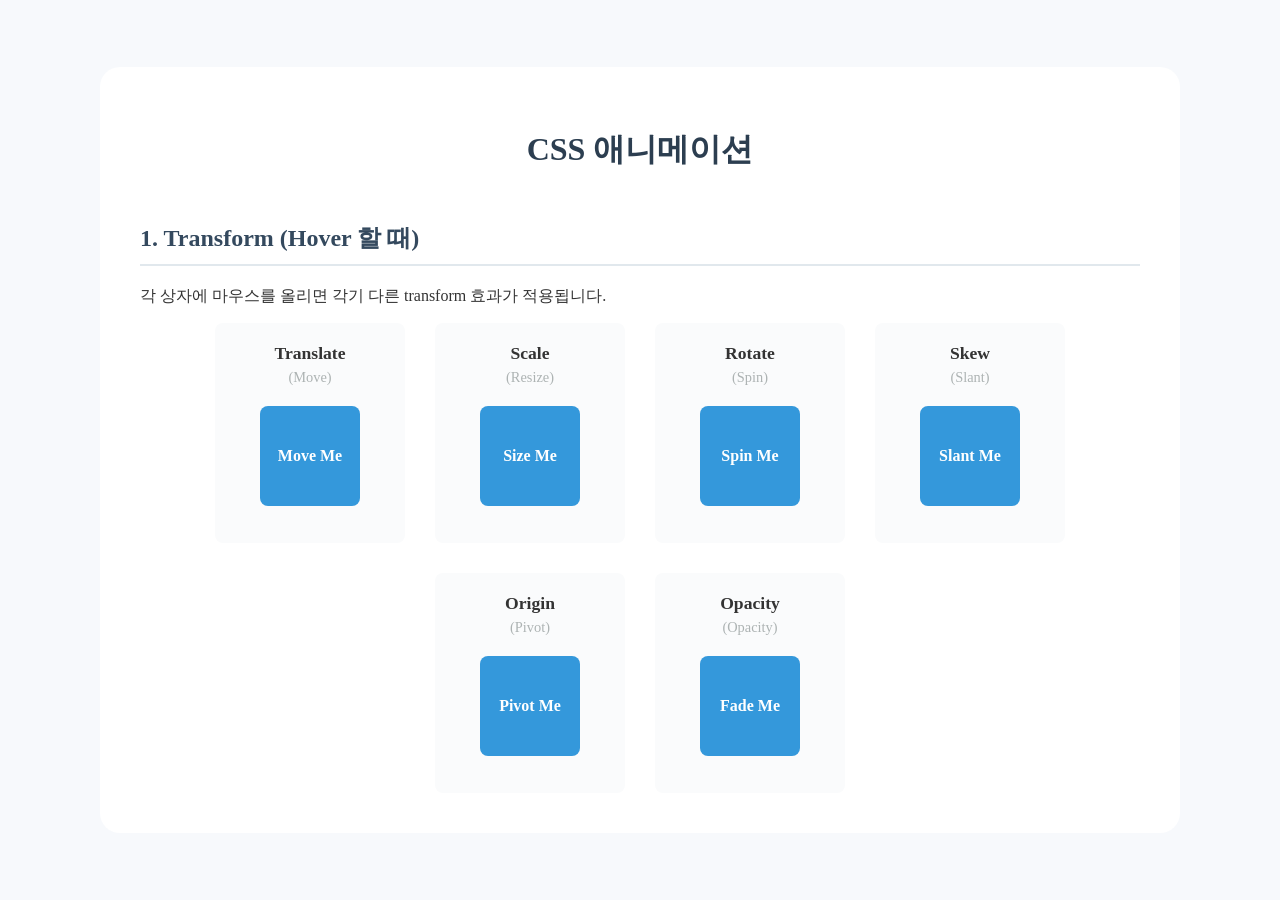
<file: animation/index.html>
<!DOCTYPE html>
<html lang="en">
<head>
    <meta charset="UTF-8">
    <title>Title</title>
    <link rel="stylesheet" href="style.css" />
</head>
<body>
<div class="container">
    <h1>CSS 애니메이션</h1>
    <h2>1. Transform (Hover 할 때)</h2>
    <p>각 상자에 마우스를 올리면 각기 다른 transform 효과가 적용됩니다.</p>

    <div class="flex">
        <div class="card">
            <span class="title">Translate</span>
            <span class="description">(Move)</span>
            <div class="box translate">Move Me</div>
        </div>
        <div class="card">
            <span class="title">Scale</span>
            <span class="description">(Resize)</span>
            <div class="box scale">Size Me</div>
        </div>
        <div class="card">
            <div class="title">Rotate</div>
            <span class="description">(Spin)</span>
            <div class="box rotate">Spin Me</div>
        </div>
        <div class="card">
            <div class="title">Skew</div>
            <span class="description">(Slant)</span>
            <div class="box skew">Slant Me</div>
        </div>
        <div class="card">
            <div class="title">Origin</div>
            <span class="description">(Pivot)</span>
            <div class="box origin">Pivot Me</div>
        </div>
        <div class="card">
            <div class="title">Opacity</div>
            <span class="description">(Opacity)</span>
            <div class="box opacity">Fade Me</div>
        </div>

    </div>
</div>
</body>
</html>
</file>
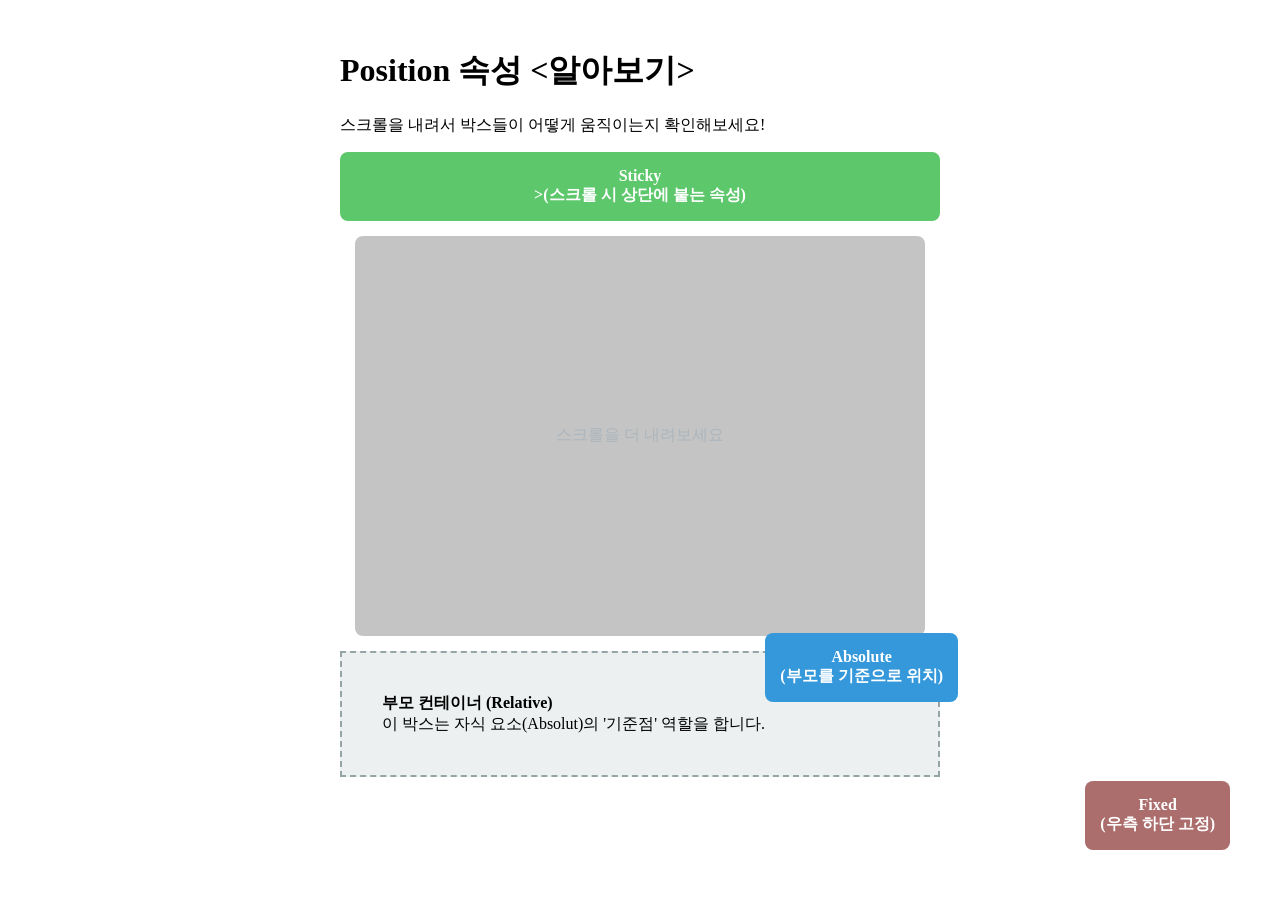
<file: position/index.html>
<!DOCTYPE html>
<html lang="en">
<head>
    <meta charset="UTF-8">
    <title>Title</title>
    <link rel="stylesheet" href="style.css" />
</head>
<body>
<div class="fixed box">Fixed<br />(우측 하단 고정)</div>

<div class="content">
    <h1>Position 속성 <알아보기></h1>
    <p>스크롤을 내려서 박스들이 어떻게 움직이는지 확인해보세요!</p>

    <div class="sticky box">Sticky<br/>>(스크롤 시 상단에 붙는 속성)</div>

    <div class="spacer">스크롤을 더 내려보세요</div>

    <div class="parent">
        <strong>부모 컨테이너 (Relative)</strong><br />
        이 박스는 자식 요소(Absolut)의 '기준점' 역할을 합니다.
        <dic class="child box">Absolute<br/>(부모를 기준으로 위치)</div>
    </div>

</body>
</html>
</file>
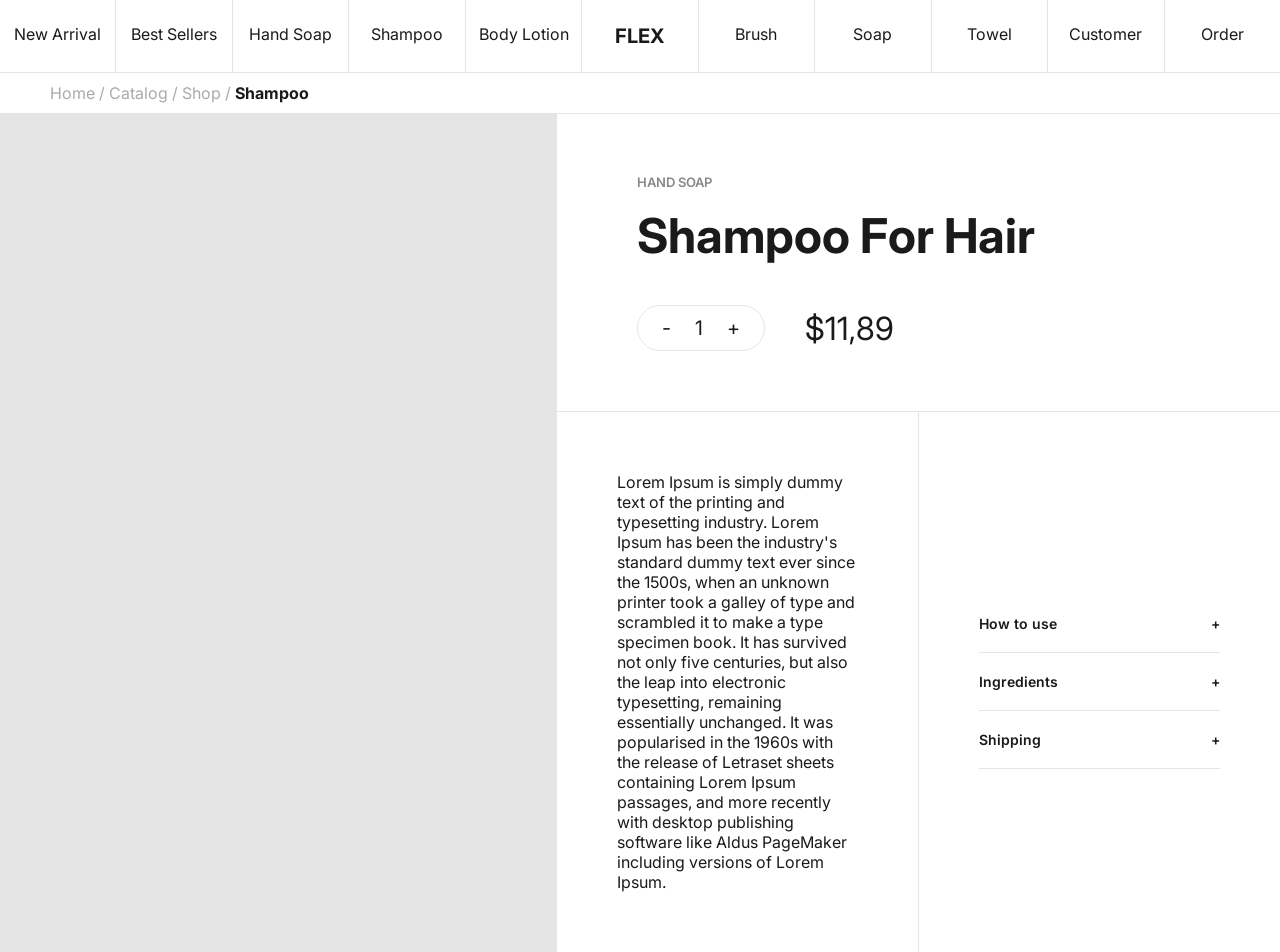
<file: practice2/index.html>
<!DOCTYPE html>
<html lang="en">
<head>
    <meta charset="UTF-8">
    <title>Title</title>
    <link rel="stylesheet" href="style.css">
</head>

<body>
<header>
    <nav>
        <ul>
            <li>New Arrival</li>
            <li>Best Sellers</li>
            <li>Hand Soap</li>
            <li>Shampoo</li>
            <li>Body Lotion</li>
            <li>Flex</li>
            <li>Brush</li>
            <li>Soap</li>
            <li>Towel</li>
            <li>Customer</li>
            <li>Order</li>
        </ul>
    </nav>
</header>
<main>
    <div class="breadcrumbs">
        <span class="crumb">Home / </span>
        <span class="crumb">Catalog / </span>
        <span class="crumb">Shop / </span>
        <span class="crumb">Shampoo</span>
    </div>
    <section>
        <div class="image"><!---이미지 --></div>
        <div class="info">
            <!--- 상세정보 -->
            <div class="info-header">
                <span class="category">Hand Soap</span>
                <h1 class="title">Shampoo for Hair</h1>
                <div class="add-to-cart">
                    <div class="quantity">
                        <span>-</span>
                        <span>1</span>
                        <span>+</span>
                    </div>
                    <span class="price">$11,89</span>
                </div>
            </div>
            <div class="info-footer">
                <div>Lorem Ipsum is simply dummy text of the printing and typesetting industry. Lorem Ipsum has been the industry's standard dummy text ever since the 1500s, when an unknown printer took a galley of type and scrambled it to make a type specimen book. It has survived not only five centuries, but also the leap into electronic typesetting, remaining essentially unchanged. It was popularised in the 1960s with the release of Letraset sheets containing Lorem Ipsum passages, and more recently with desktop publishing software like Aldus PageMaker including versions of Lorem Ipsum.</div>
                <div class="faq">
                    <div>
                        How to use<span>+</span>
                    </div>
                    <div>
                        Ingredients<span>+</span>
                    </div>
                    <div>
                        Shipping<span>+</span>
                    </div>
                </div>
            </div>
        </div>
    </section>
</main>
</body>
</html>
</file>
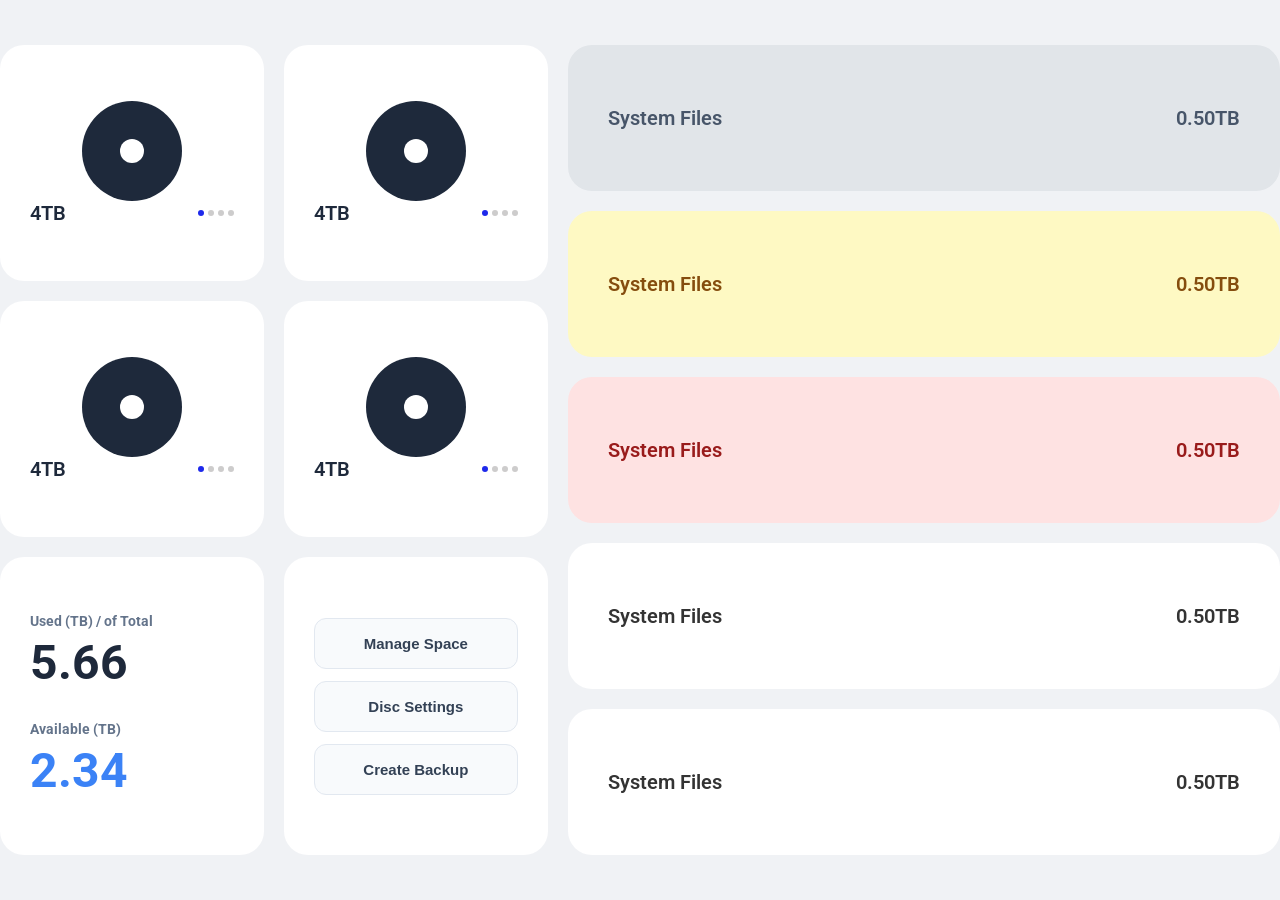
<file: practice3/index.html>
<!DOCTYPE html>
<html lang="en">
<head>
    <meta charset="UTF-8">
    <title>Title</title>
    <link rel="stylesheet" href="style.css"/>
</head>
<body>

<div class="container">
    <section class="storage-area">
        <!--  왼편 -->
        <div class="hdd-card card">
            <div class="hdd-icon">
                <div class="hdd-inner"></div>

            </div>
            <div class="hdd-footer">
                <span class="hdd-size">4TB</span>
                <div class="hdd-dots">
                    <div></div>
                    <div></div>
                    <div></div>
                    <div></div>
                </div>

            </div>
        </div>
        <div class="hdd-card card">
            <div class="hdd-icon">
                <div class="hdd-inner"></div>

            </div>
            <div class="hdd-footer">
                <span class="hdd-size">4TB</span>
                <div class="hdd-dots">
                    <div></div>
                    <div></div>
                    <div></div>
                    <div></div>
                </div>

            </div>
        </div>
        <div class="hdd-card card">
            <div class="hdd-icon">
                <div class="hdd-inner"></div>

            </div>
            <div class="hdd-footer">
                <span class="hdd-size">4TB</span>
                <div class="hdd-dots">
                    <div></div>
                    <div></div>
                    <div></div>
                    <div></div>
                </div>

            </div>
        </div>
        <div class="hdd-card card">
            <div class="hdd-icon">
                <div class="hdd-inner"></div>

            </div>
            <div class="hdd-footer">
                <span class="hdd-size">4TB</span>
                <div class="hdd-dots">
                    <div></div>
                    <div></div>
                    <div></div>
                    <div></div>
                </div>

            </div>
        </div>
        <div class="card space-card">
            <div class="space-item">
                <h3>Used (TB) / of Total</h3>
                <h2>5.66</h2>
            </div>
            <div class="space-item">
                <h3>Available (TB)</h3>
                <h2 class="accent">2.34</h2>
            </div>
        </div>
        <div class="card setting-card">
            <button>Manage Space</button>
            <button>Disc Settings</button>
            <button>Create Backup</button>
        </div>
    </section>
    <section class="stats-area">
        <!-- 오른편 -->
        <div class="stats-row">
            <span class="stats-name">System Files</span>
            <Span class="stats-size">0.50TB</Span>
        </div>
        <div class="stats-row">
            <span class="stats-name">System Files</span>
            <Span class="stats-size">0.50TB</Span>
        </div>
        <div class="stats-row">
            <span class="stats-name">System Files</span>
            <Span class="stats-size">0.50TB</Span>
        </div>
        <div class="stats-row">
            <span class="stats-name">System Files</span>
            <Span class="stats-size">0.50TB</Span>
        </div>
        <div class="stats-row">
            <span class="stats-name">System Files</span>
            <Span class="stats-size">0.50TB</Span>
        </div>
    </section>
</div>
</body>
</html>
</file>
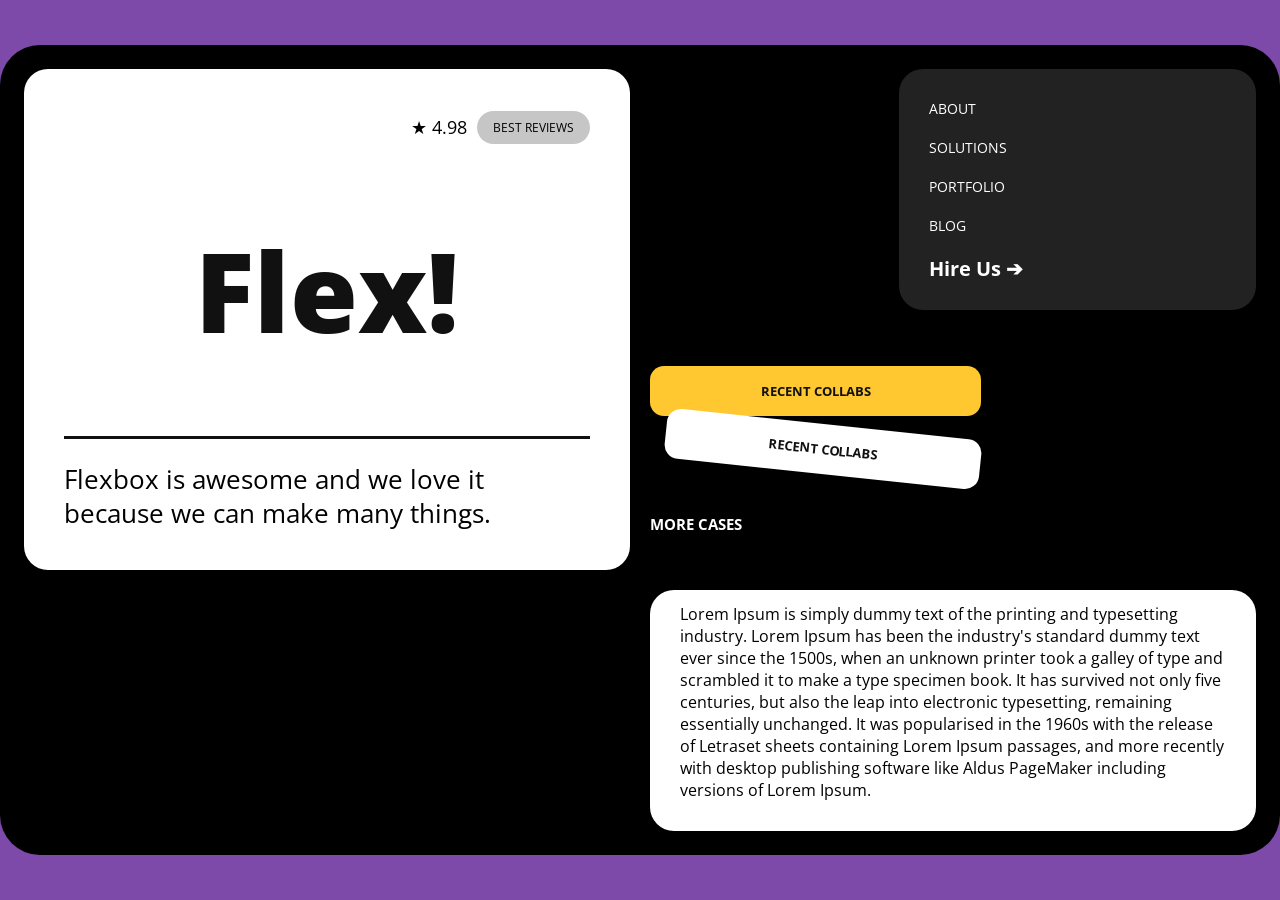
<file: practice4/index.html>
<!DOCTYPE html>
<html lang="en">
<head>
  <meta charset="UTF-8">
  <title>Title</title>
  <link rel="stylesheet" href="style.css">

</head>
<body>
<div class="wrapper">
  <main class="flex-col">
    <div class="card flex-col header-card">
      <div class="header-top">
        <span class="rating">★ 4.98</span>
        <span class="badge">Best reviews</span>
      </div>
      <div class="header-title">Flex!</div>
      <div class="header-subtitle"> Flexbox is awesome and we love it because we can make many things.</div>
    </div>
    <div class="flex-row row">
      <div class="card img-card img-1"></div>
      <div class="card img-card img-2"></div>
    </div>
  </main>
  <aside class="flex-col">
    <div class="flex-row row">
      <div class="card img-card img-3"></div>
      <div class="card nav-card flex-col">
        <ul>
          <li>About</li>
          <li>Solutions</li>
          <li>Portfolio</li>
          <li>Blog</li>
        </ul>
        <span>Hire Us ➔</span>
      </div>
    </div>
    <div class="flex-row row">
      <div class="card collab flex-col">
        <div class="collab-box box-yellow">Recent collabs</div>
        <div class="collab-box box-white">Recent collabs</div>
        <div class="collab-cta">More Cases</div>
      </div>
      <div class="card img-card img-4"></div>
    </div>
    <div class="row card footer-card">Lorem Ipsum is simply dummy text of the printing and typesetting industry. Lorem Ipsum has been the industry's standard dummy text ever since the 1500s, when an unknown printer took a galley of type and scrambled it to make a type specimen book. It has survived not only five centuries, but also the leap into electronic typesetting, remaining essentially unchanged. It was popularised in the 1960s with the release of Letraset sheets containing Lorem Ipsum passages, and more recently with desktop publishing software like Aldus PageMaker including versions of Lorem Ipsum.</div>
  </aside>
</div>
</body>
</html>
</file>
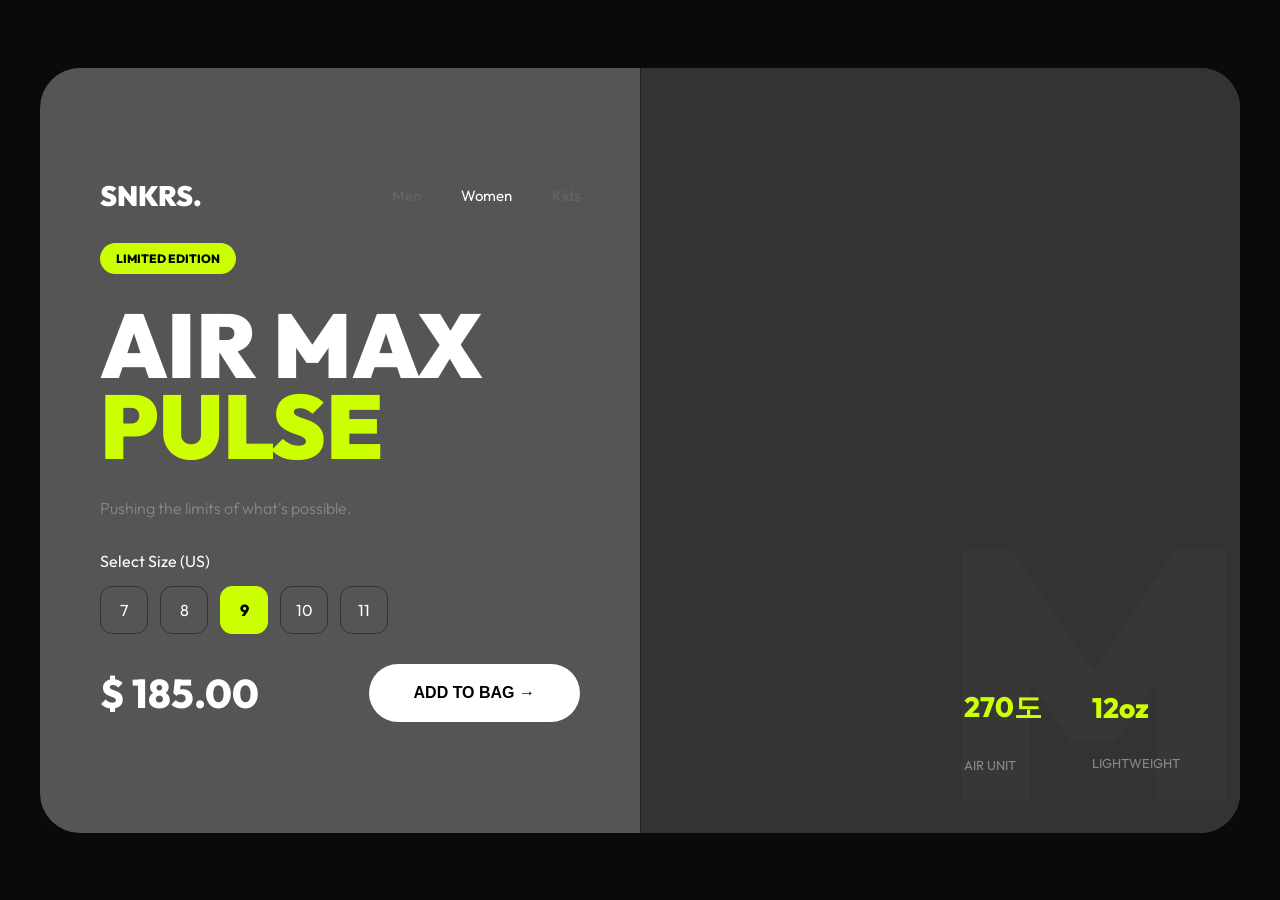
<file: practice5/index.html>
<!DOCTYPE html>
<html lang="en">
<head>
    <meta charset="UTF-8">
    <title>Title</title>
    <link rel="stylesheet" href="style.css">
</head>
<body>
<div class="container flex-row">
    <section class="info-section flex-col">
        <header class="product-header flex-row">
            <div class="logo">SNKRS.</div>
            <nav class="flex-row top-nav">
                <span>Men</span>
                <span class="active">Women</Span>
                <span>Kids</span>
            </nav>
        </header>
        <div class="product-detail flex-col">
            <span class="badge">Limited Edition</span>
            <h1 class ="title">AIR MAX<br><span class="highlight">PULSE</span></h1>
            <p class="desc">Pushing the limits of what's possible.</p>

        </div>
        <div class="size-selector flex-col">
            <span class="size-label">Select Size (US)</span>
            <div class="sizes flex-row">
                <div class="size-box">7</div>
                <div class="size-box">8</div>
                <div class="size-box size-active">9</div>
                <div class="size-box">10</div>
                <div class="size-box">11</div>
            </div>
        </div>
        <div class="action-row flex-row">
            <span class="price">$ 185.00</span>
            <button class="buy-btn">Add to Bag &rarr;</button>
        </div>
    </section>
    <section class="visual-section flex-col">
        <div class="background-text">MAX</div>

        <div class="img-container flex-center">
            <div class="shoe-img"></div>
        </div>
        <div class="features flex-row">
            <div class="feature-item flex-col">
                <span class="f-val">270도</span>
                <span class="f-key">Air Unit</span>
            </div>
            <div class="feature-item flex-col">
                <span class="f-val">12oz</span>
                <span class="f-key">Lightweight</span>
            </div>
        </div>
    </section>

</div>

</body>
</html>
</file>
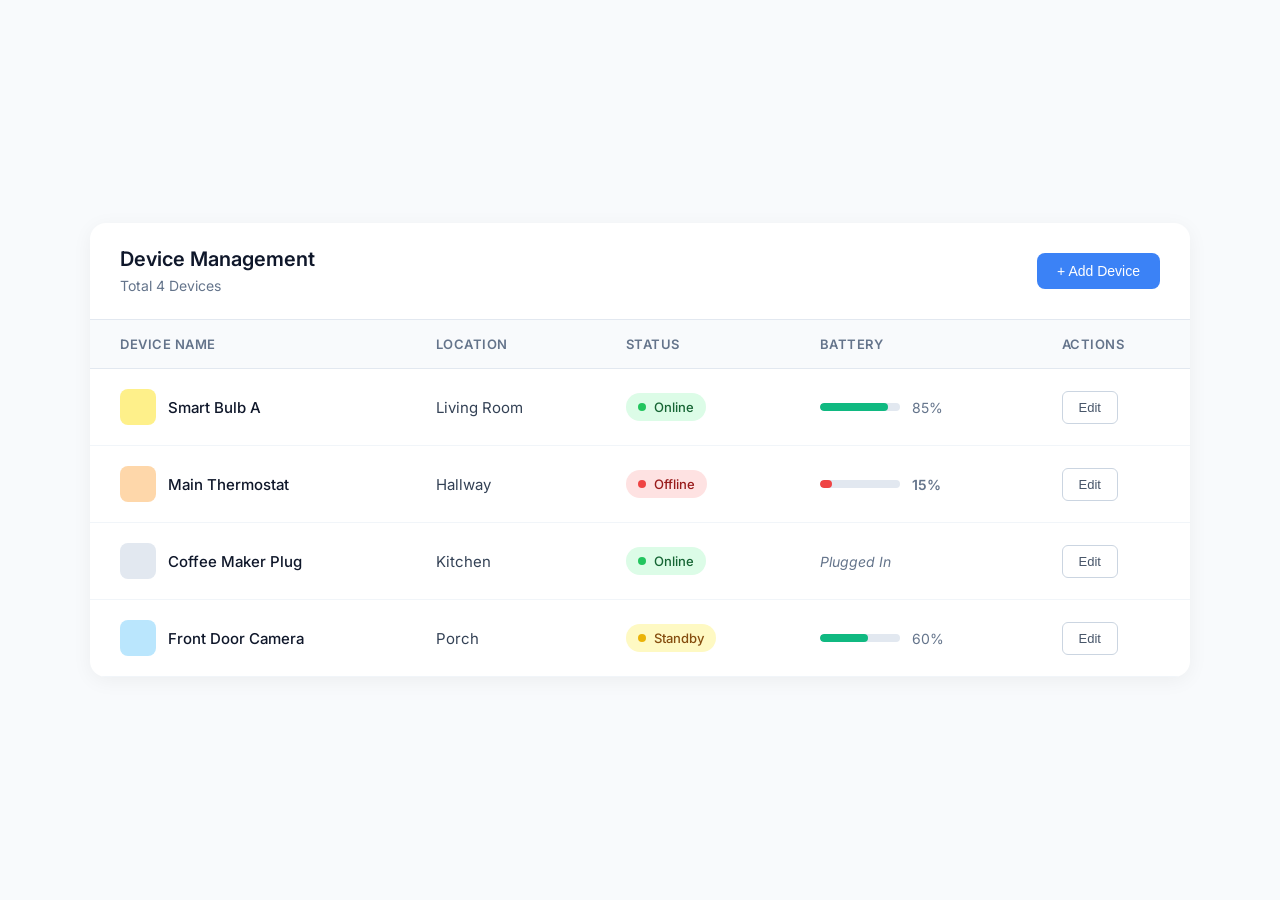
<file: practice6/index.html>
<!DOCTYPE html>
<html lang="en">
<head>
    <meta charset="UTF-8">
    <title>Device Management List</title>
    <link href="https://fonts.googleapis.com/css2?family=Inter:wght@400;500;600&display=swap" rel="stylesheet">
    <link rel="stylesheet" href="style.css" />
</head>
<body>

<div class="list-container">
    <div class="list-header">
        <div class="header-title">
            <h2>Device Management</h2>
            <span class="device-count">Total 4 Devices</span>
        </div>
        <button class="btn-add">+ Add Device</button>
    </div>

    <div class="table-wrapper">
        <table class="data-table">
            <thead>
            <tr>
                <th>Device Name</th>
                <th>Location</th>
                <th>Status</th>
                <th>Battery</th>
                <th>Actions</th>
            </tr>
            </thead>
            <tbody>
            <tr>
                <td>
                    <div class="device-info">
                        <div class="icon-box icon-light"></div>
                        <span class="device-name">Smart Bulb A</span>
                    </div>
                </td>
                <td>Living Room</td>
                <td>
                    <div class="status-badge badge-online">
                        <div class="status-dot"></div>
                        <span>Online</span>
                    </div>
                </td>
                <td>
                    <div class="battery-wrapper">
                        <div class="battery-bar">
                            <div class="battery-fill" style="width: 85%;"></div>
                        </div>
                        <span class="battery-text">85%</span>
                    </div>
                </td>
                <td>
                    <div class="action-btns">
                        <button class="btn-edit">Edit</button>
                    </div>
                </td>
            </tr>

            <tr>
                <td>
                    <div class="device-info">
                        <div class="icon-box icon-thermostat"></div>
                        <span class="device-name">Main Thermostat</span>
                    </div>
                </td>
                <td>Hallway</td>
                <td>
                    <div class="status-badge badge-offline">
                        <div class="status-dot"></div>
                        <span>Offline</span>
                    </div>
                </td>
                <td>
                    <div class="battery-wrapper">
                        <div class="battery-bar">
                            <div class="battery-fill fill-low" style="width: 15%;"></div>
                        </div>
                        <span class="battery-text text-low">15%</span>
                    </div>
                </td>
                <td>
                    <div class="action-btns">
                        <button class="btn-edit">Edit</button>
                    </div>
                </td>
            </tr>

            <tr>
                <td>
                    <div class="device-info">
                        <div class="icon-box icon-plug"></div>
                        <span class="device-name">Coffee Maker Plug</span>
                    </div>
                </td>
                <td>Kitchen</td>
                <td>
                    <div class="status-badge badge-online">
                        <div class="status-dot"></div>
                        <span>Online</span>
                    </div>
                </td>
                <td>
                    <span class="plugged-in">Plugged In</span>
                </td>
                <td>
                    <div class="action-btns">
                        <button class="btn-edit">Edit</button>
                    </div>
                </td>
            </tr>

            <tr>
                <td>
                    <div class="device-info">
                        <div class="icon-box icon-camera"></div>
                        <span class="device-name">Front Door Camera</span>
                    </div>
                </td>
                <td>Porch</td>
                <td>
                    <div class="status-badge badge-standby">
                        <div class="status-dot"></div>
                        <span>Standby</span>
                    </div>
                </td>
                <td>
                    <div class="battery-wrapper">
                        <div class="battery-bar">
                            <div class="battery-fill" style="width: 60%;"></div>
                        </div>
                        <span class="battery-text">60%</span>
                    </div>
                </td>
                <td>
                    <div class="action-btns">
                        <button class="btn-edit">Edit</button>
                    </div>
                </td>
            </tr>
            </tbody>
        </table>
    </div>
</div>

</body>
</html>
</file>
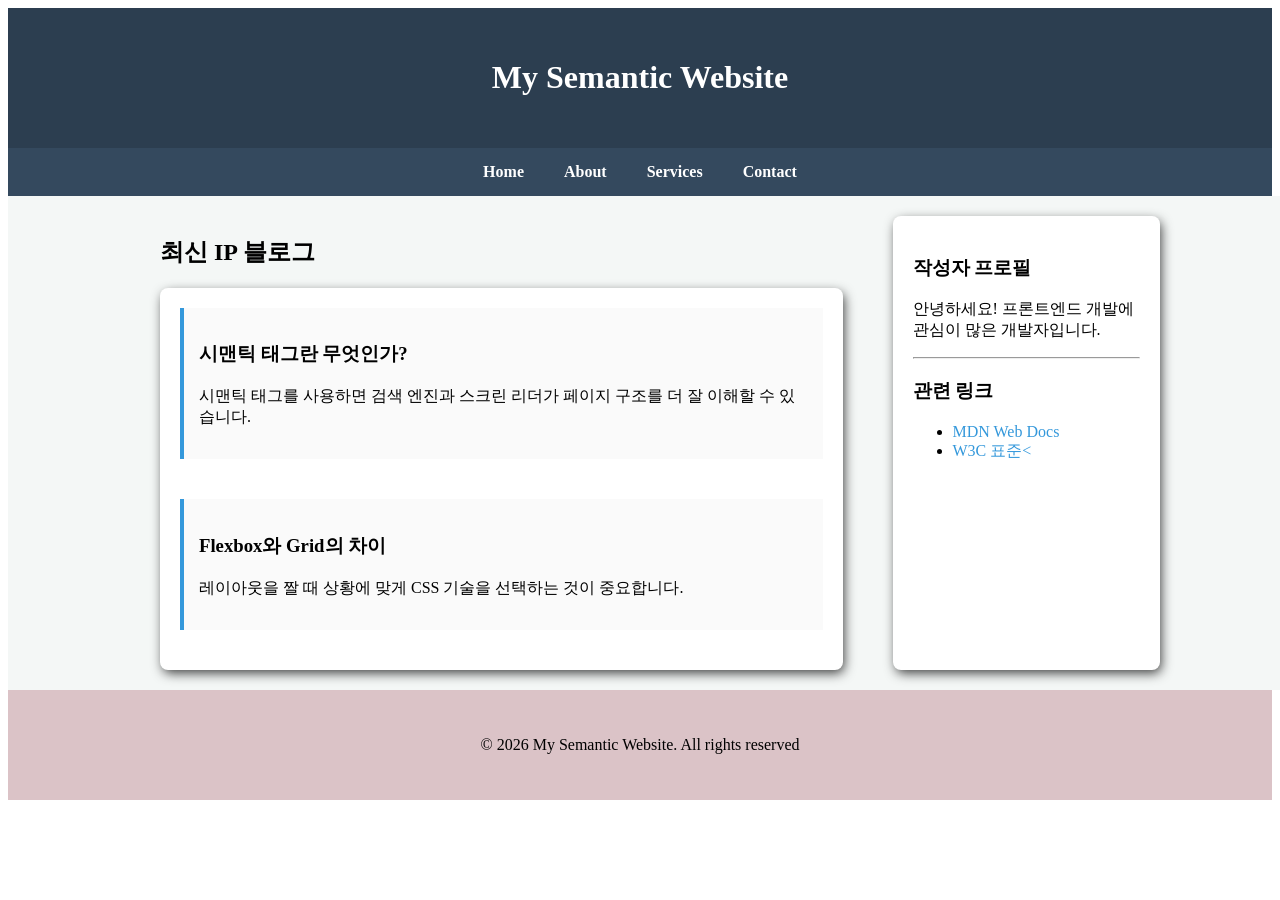
<file: semantic/index.html>
<!DOCTYPE html>
<html lang="ko">
<head>
    <meta charset="UTF-8">
    <title>시맨틱 태그 레이아웃</title>
    <link rel="stylesheet" href="style.css">
</head>
<body>
<header>
    <h1>My Semantic Website</h1>
</header>
<nav>
    <ul>
        <li><a href="#">Home</a></li>
        <li><a href="#">About</a></li>
        <li><a href="#">Services</a></li>
        <li><a href="#">Contact</a></li>
    </ul>
</nav>

<div style="width: 100%; background-color: #f4f7f6; padding: 20px;">
<div class="layout-wrapper">
    <main>
        <h2>최신 IP 블로그</h2>
        <section class="card">
          <article>
              <h3>시맨틱 태그란 무엇인가?</h3>
              <p>시맨틱 태그를 사용하면 검색 엔진과 스크린 리더가 페이지 구조를 더 잘 이해할 수 있습니다.</p>
          </article>

            <article>
                <h3>Flexbox와 Grid의 차이</h3>
                <p>레이아웃을 짤 때 상황에 맞게 CSS 기술을 선택하는 것이 중요합니다.</p>
            </article>
        </section>

    </main>
    <aside class="card">
        <h3>작성자 프로필</h3>
        <p>안녕하세요! 프론트엔드 개발에 관심이 많은 개발자입니다.</p>
        <hr />
        <h3>관련 링크</h3>
        <ul>
            <li><a href="#">MDN Web Docs</a></li>
            <li><a href="#">W3C 표준<</a></li>
        </ul>
    </aside>
</div>
</div>

<footer>
    <p>&copy; 2026 My Semantic Website. All rights reserved</p>
</footer>
</body>
</html>
</file>
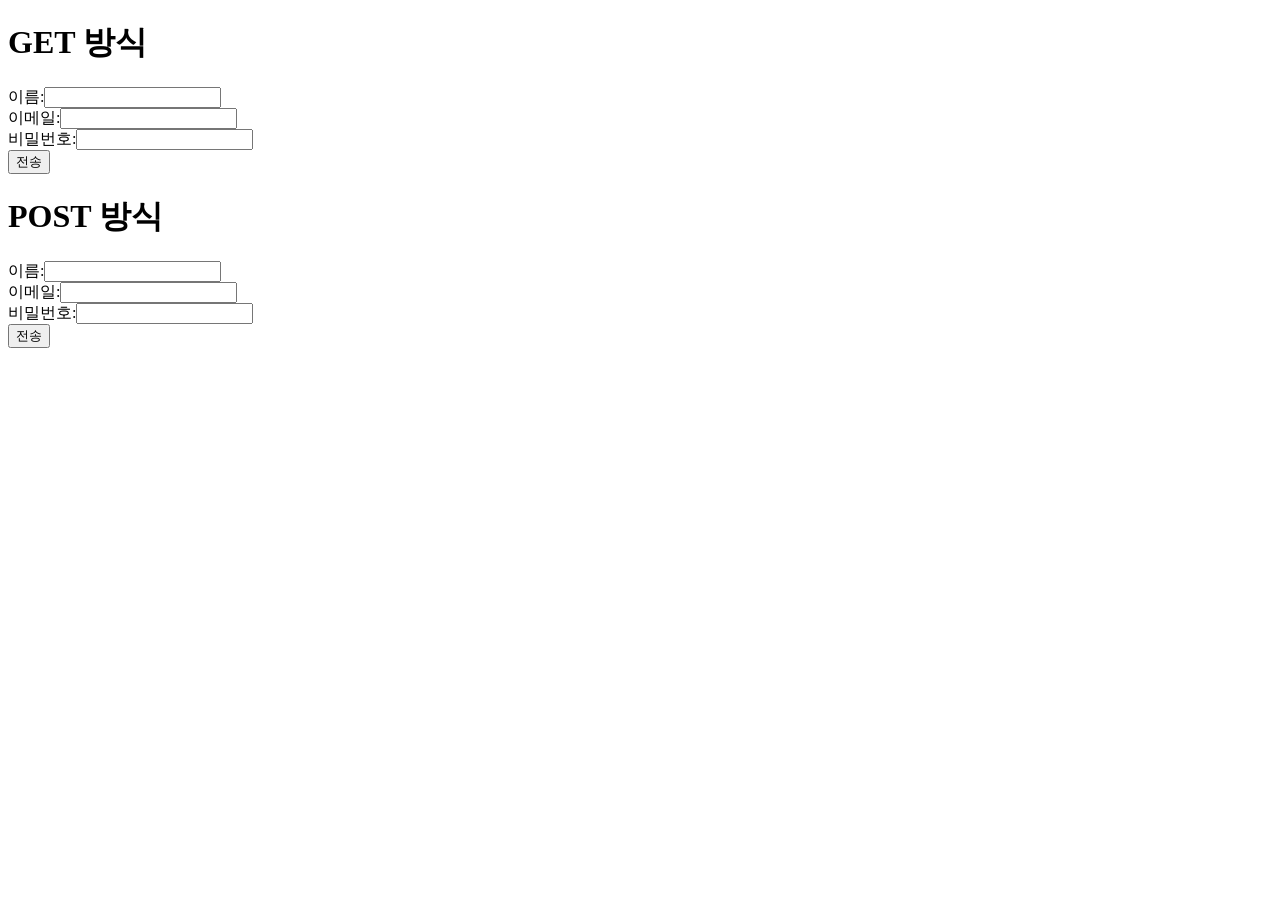
<file: chap02_form.html>
<!DOCTYPE html>
<html lang="en">
<head>
    <meta charset="UTF-8">
    <title>Title</title>
</head>
<body>
<!--
    form 태그는 여러개의 input을 묶어서 한꺼번에 전송할 때 묶는 역할을 하는데,
    2가지 방식으로 전달이 가능함
    1. GET 방식
        - 주소줄에 내용을 전달하는 방식(다 보여서 보안상 취약함)
    2. POST 방식
        - 주소줄에 내용을 전달하지 않고, body에 내용을 전달하는 방식(편지를 만들어서 편지봉투에 적어서 내용을 보내는 방식)
-->
<h1>GET 방식</h1></h1>
<form method="get" action="https://postman-echo.com/get">
    <label>이름:<input type="text" name="input1"/></label><br/>
    <label>이메일:<input type="email" name="input2"/></label><br/>
    <label>비밀번호:<input type="password" name="input3"/></label><br/>
   <button>전송</button>

</form>

<h1>POST 방식</h1>
<form method="post" action="https://postman-echo.com/post">
    <label>이름:<input type="text" name="input1"/></label><br/>
    <label>이메일:<input type="email" name="input2"/></label><br/>
    <label>비밀번호:<input type="password" name="input3"/></label><br/>
    <button type="button">전송</button>

</form>
</body>
</html>
</file>
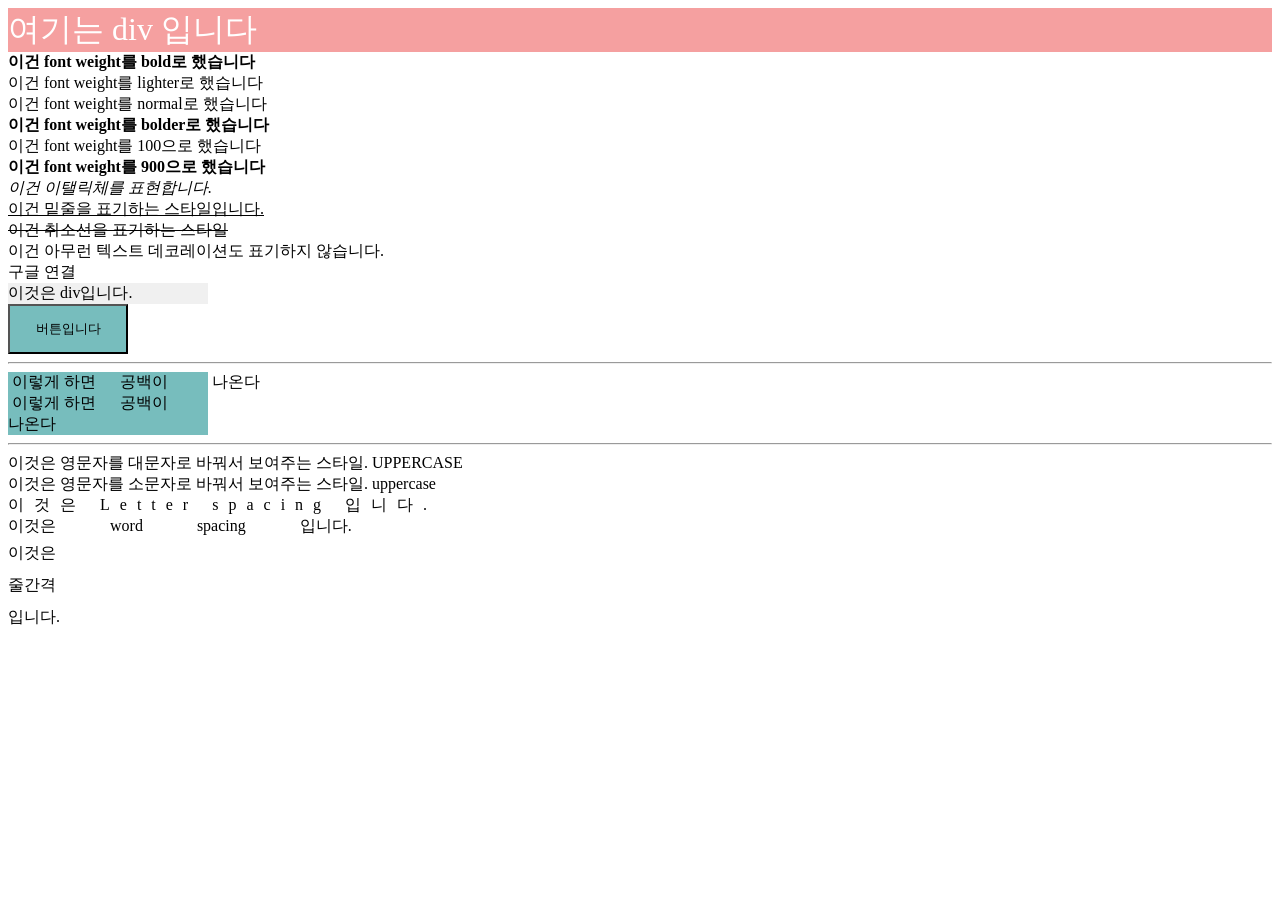
<file: chap03_text.html>
<!DOCTYPE html>
<html lang="en">
<head>
    <meta charset="UTF-8">
    <title>+</title>
</head>
<body>
<div style="font-size: 2rem; background-color:#f5a0a0;
color: white;">여기는 div 입니다</div>





<div style="font-weight: bold;"> 이건 font weight를 bold로 했습니다</div>
<div style="font-weight: lighter;"> 이건 font weight를 lighter로 했습니다</div>
<div style="font-weight: normal;"> 이건 font weight를 normal로 했습니다</div>
<div style="font-weight: bolder;"> 이건 font weight를 bolder로 했습니다</div>
<div style="font-weight: 100;"> 이건 font weight를 100으로 했습니다</div>
<div style="font-weight: 900;"> 이건 font weight를 900으로 했습니다</div>

<div style="font-style: italic;">이건 이탤릭체를 표현합니다.</div>
<div style="text-decoration: underline;">이건 밑줄을 표기하는 스타일입니다.</div>
<div style="text-decoration: line-through;">이건 취소선을 표기하는 스타일</div>
<div style="text-decoration: none;">이건 아무런 텍스트 데코레이션도 표기하지 않습니다.</div>

<a href="https://www.google.com" style="text-decoration: none; color: black;">구글 연결</a>

<div style="background-color: #f0f0f0; width: 200px; height 300px;"> 이것은 div입니다.</div>

<button style="width: 120px; height: 50px; background-color: #77bdbd;">버튼입니다</button> <hr/>


<div style="white-space: pre; background-color:  #77bdbd; width: 200px;"> 이렇게 하면      공백이           나온다     </div>
<div style="white-space: pre-wrap; background-color:  #77bdbd; width: 200px;"> 이렇게 하면      공백이           나온다     </div>

<hr/>

<div style="text-transform: uppercase;"> 이것은 영문자를 대문자로 바꿔서 보여주는 스타일. UpperCAse</div>
<div style="text-transform: lowercase;"> 이것은 영문자를 소문자로 바꿔서 보여주는 스타일. UpperCAse</div>

<div style="letter-spacing: 10px;"> 이것은 Letter spacing 입니다.</div>
<div style="word-spacing: 50px;">이것은 word spacing 입니다.</div>
<div style="line-height: 2;">이것은<br/>줄간격<br/>입니다.</div>

</body>
</html>
</file>
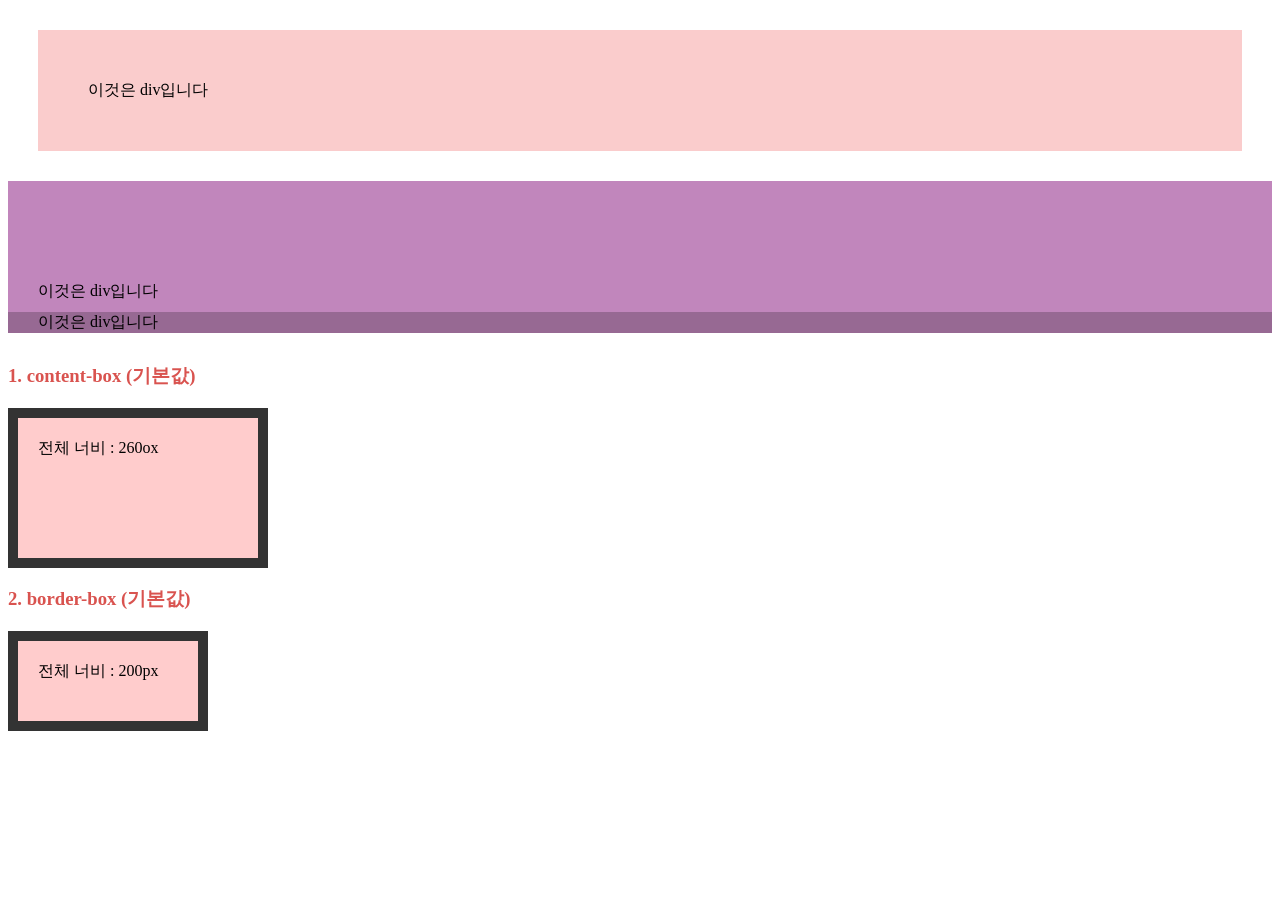
<file: chap05_layout.html>
<!DOCTYPE html>
<html lang="en">
<head>
    <meta charset="UTF-8">
    <title>Title</title>
</head>
<body>
<div style="background-color: #facccc; padding: 50px;
/*
        padding-top, padding-right, padding-bottom, padding-left
 */

margin: 30px;">이것은 div입니다 </div>
<div style="background-color: #c186bc; padding: 100px 50px 10px 30px;">이것은 div입니다 </div>
<div style="background-color: #976993; padding-left: 30px; margin-bottom: 30px; ">이것은 div입니다 </div>

<div style="margin-bottom: 50px;">
    <h3 style="color: #d9534f;">1. content-box (기본값)</h3>
    <div style="
        width: 200px; height: 100px; padding: 20px; border: 10px solid #333; background: #ffcccc;">
        전체 너비 : 260ox
         </div>

    <div style="margin-bottom: 50px;">
        <h3 style="color: #d9534f;">2. border-box (기본값)</h3>
        <div style="box-sizing: border-box;
        width: 200px; height: 100px; padding: 20px; border: 10px solid #333; background: #ffcccc;">
            전체 너비 : 200px
        </div>

</body>
</html>
</file>
<file: animation/style.css>
body {
    /*
           추가 단위
               vw : viewport width = 사용자가 보는 화면의 가로크기 (화면자체)
               vh : viewport height = 사용자가 보는 화면의 세로크기 (화면자체)
               dvh : dynamic viewport height = 버튼바의 유무에 따라 높이를 감지해 그 값을 바꿔줌.

     */
    height: 100dvh;
    background-color: #f7f9fc;
    display: flex;
    justify-content: center;
    align-items: center;
    color: #333;
    margin: 0;
}


.container {
    width: 100%;
    max-width: 1000px;
    background-color: #fff;
    padding: 40px;
    border-radius: 20px
}


h1 {
    text-align: center;
    margin-bottom: 50px;
    color: #2c3e50;
}


h2 {
    padding-bottom: 10px;
    border-bottom: 2px solid #e1e8ed;
    color: #34495e;
}


.flex {
    display: flex;
    gap: 30px;
    justify-content: center;
    flex-wrap: wrap;
}


.card {
    width: 150px;
    height: 180px;
    background-color: #fafbfc;
    border: 1px solid #ele8ed;
    border-radius: 8px;
    padding: 20px;
    text-align: center;
}


.title {
    font-weight: bold;
    font-size: 1.1rem;
    margin-bottom: 5px;
    display: block;
}


.description {
    font-size: 0.9rem;
    color: #adb3b3;
    margin-bottom: 20px;
    display: block;
}


.box {
    width: 100px;
    height: 100px;
    background-color: #3498db;
    color: white;
    display: flex;
    justify-content: center;
    align-items: center;
    font-weight: bold;
    border-radius: 8px;
    margin: 0 auto 20px;

}


.translate:hover {
    background-color: #2ecc71;
    /* 요소의 이동
          속성 : transform        - 변화
          속성값 : translate(가로이동량, 세로이동량)    - 이동
                  - translateX(가로이동량)
                  - translateY(세로이동량)

      */
    transform: translateX(50px);
    /*

        애니메이션 효과 : 몇 초에 걸쳐서 그 변화를 보여주겠느냐
         속성 : transition
            속성값 : 3가지
                    1. 어느 변화를 지정하느냐
                    2. 얼마의 시간을 걸쳐서 보여주느냐
                    3. 어떤 방식으로 보여주느냐
     */
    transition: all 1s linear;
}

.scale:hover {
    /*
          요소의 크기 변화
                속성 : transform
                속성값 : scale(가로배율, 세로배율)
                        scale(배율)
     */
    transform: scale(1.5);
    transition: all 1s linear;
}

.rotate:hover {
    /*
           요소의 회전
                속성 : transform
                속성값 : rotate(시계방향으로의 각도)
     */
    transform: rotate(180deg)
    transition: all 1s linear;
}

.skew:hover {
    /*
           요소의 비틀기
                속성 : transform
                속성값 : skew(x축각도)
                        skew(x축각도, y축각도)
                             x축 각도 : 왼쪽/오른쪽을 비틈
                             y축 각도 : 위/아래로 비틈
     */
    transform: skew(20deg, 30deg);
    transition: all 0.5s linear;
}


.origin:hover {
    transform-origin: top left;
    transform: rotate(90deg);
    transition: all 0.2s linear;
}

.opacity:hover {
    opacity: 0.3;
    transition: all 0.5s linear;
}
</file>
<file: position/style.css>
.box {
    padding: 15px;
    color: white;
    font-weight: bold;
    text-align: center;
    border-radius: 8px;
    background-color: #e74c3c;
}

.fixed {   /*화면 전체를 기준으로 */
    position: fixed;      /* 화면에 고정 */
    /* 위치를 잡는건 top 또는 bottom, 그리고 left 또는 right를 써서 이동 */
    bottom : 50px;
    right: 50px;
    background-color: #ac6d6d;

}

.content {
    width: 100%;
    max-width: 600px;
    margin: 0 auto;
    padding: 20px;
}


.sticky {   /* 스크롤이 있는 부모를 기준으로 */
    position: sticky; /* 스크롤에 동작하다 원하는 위치에 가면 고정 */
    top: 0px;
    background-color: #5dc76b;

}

.spacer {
    height: 400px;
    background-color: #c3c4c3;
    margin: 15px;
    display: flex;
    justify-content: center;
    align-items: center;
    color: #adb5bd;
    border-radius: 8px;
}


.parent {
    position: relative;
    background-color: #ecf0f1;
    padding: 40px;
    border: 2px dashed #95a5a6;
    z-index : 5;
}

.child {
    /* 부모중 가장 가까운 "relative"가 선언이 된 조상의 위치를 기준으로 자리를 잡겠다. 없으면 body에 꽂힘*/
    position: absolute;
    top: -20px;
    right: -20px;
    background-color: #3498db;
}
</file>
<file: practice2/style.css>
@import url('https://fonts.googleapis.com/css2?family=Do+Hyeon&family=Inter:ital,opsz,wght@0,14..32,100..900;1,14..32,100..900&family=Iosevka+Charon+Mono:ital,wght@0,300;0,400;0,500;0,700;1,300;1,400;1,500;1,700&display=swap');

* {
    margin: 0;
    padding: 0;
    box-sizing: border-box;
    font-family: "Inter", sans-serif;
}

body {
    display: flex;
    flex-direction: column;
    min-height: 100dvh;
    color: #1a1a1a;
    background-color: #f9f9f9;

}

ul {
    list-style: none;
}


nav ul {
    display: flex;
    background-color: #e5e5e5;
    border-bottom: 1px solid #e5e5e5;
    gap: 1px
}


nav ul li {
    flex: 1;
    background-color: white;
    padding: 24px 10px;
    text-align: center;
    font-size: 16px;
    cursor: pointer;
    transition: background-color 0.5s linear;
}


nav ul li:hover {
    background-color: #f0f0f0;

}

nav ul li:nth-child(6) {
    text-transform: uppercase;
    font-weight: bold;
    font-size: 20px;

}


main {
    flex: 1;
    display: flex;
    flex-direction: column;
}

.breadcrumbs {
    border-bottom: 1px solid #e5e5e5;
    background-color: white;
    padding: 10px 50px;
    color: #aaa;       /* #aaaaa;  */
}

.crumb:last-child {
    font-weight: bold;
    color: #1a1a1a;

}

section {
    flex: 1;          /* 부모가 세로 배열이니, 세로 전체를 먹어라 */
    display: flex;
    background-color: #e5e5e5;
    gap: 1px;
}


.image {
    flex: 1;           /* 부모가 가로 배열이니, 가로 전체를 먹어라 */
    background-image: url("https://picsum.photos/seed/picsum10/400/300");
    background-size: cover;        /* cover : 영역 전체를 꽉차게 */
    background-position: center;   /* 이미지 중앙을 기준으로 */
}

.info {
    flex: 1.3;
    display: flex;
    flex-direction: column;
    gap: 1px;
}


.info-header {
    background-color: white;
    flex: 1;
    display: flex;
    flex-direction: column;
    justify-content: center;
    padding: 60px 80px;
}

.category {
    font-size: 13px;
    font-weight: 600;
    color: #888;
    text-transform: uppercase;
    margin-bottom: 16px;
}

.title {
    font-size: 48px;
    font-weight: 700;
    text-transform: capitalize;
    margin-bottom: 40px;
}

.add-to-cart {
    display: flex;
    align-items: center;
    gap: 40px;
}

.quantity {
    border: 1px solid #e5e5e5;
    padding: 10px 24px;
    border-radius: 50px;
    font-size: 20px;
    display: flex;
    gap: 24px;
    user-select: none;           /* 드래그 불가 */
}

.price {
    font-size: 32px;
}

.info-footer {
    flex: 1;   /* 밀릴 수 있다 */
    display: flex;
    gap: 1px
}


.info-footer > div {
    width: 50%;
    background-color: white;
    padding: 60px;

}


.faq {
    display: flex;
    flex-direction: column;
    justify-content: center;
}


.faq > div {
    display: flex;
    justify-content: space-between;
    border-bottom: 1px solid #e5e5e5;
    font-size: 14px;
    font-weight: 600;
    padding: 20px 0;
}
</file>
<file: practice3/style.css>
@import url('https://fonts.googleapis.com/css2?family=Roboto:ital,wght@0,100..900;1,100..900&display=swap');

* {
    margin: 0;
    padding: 0;
    box-sizing: border-box;
}

body {
    font-family: "Roboto", sans-serif;
    background-color: #f0f2f5;
    height: 100dvh;
    display: flex;
    justify-content: center;
    align-items: center;
    color: #1e293b;
    overflow: hidden;    /* 스크롤 바가 생기지 않음 */
}

.container {
    display: flex;
    width: 100%;
    max-width: 1600px;
    height: 90vh;
    gap: 20px;
}


.card {
    width: calc(50% - 10px);   /* 동적으로 값이 계속 변하므로, 상대값과 절대값을 계산할 때 calc() 사용 */
    background-color: white;
    border-radius: 24px;
    padding: 30px;
    display: flex;
    flex-direction: column;
}

.storage-area {
    flex: 1;
    display: flex;
    flex-wrap: wrap;
    gap: 20px;
}


.hdd-card {
    justify-content: center;
    align-items: center;
}

.hdd-icon {
    width: 100px;
    height: 100px;
    background-color: #1e293b;
    border-radius: 50%;
    display: flex;
    justify-content: center;
    align-items: center;
}

.hdd-inner {
    width: 24px;
    height: 24px;
    border-radius: 50%;
    background-color: white;
}

.hdd-footer {
    width: 100%;
    display: flex;
    justify-content: space-between;
    align-items: center;
}


.hdd-size {
    font-size: 20px;
    font-weight: 600;
}


.hdd-dots {
    display: flex;
    gap: 4px;
}

.hdd-dots > div {
    width: 6px;
    height: 6px;
    background-color: #cdcccc;
    border-radius: 50%;
}

.space-card {
    justify-content: center;  /*이미 flex에 colum되있으니까 세로방향 가운데정렬이 되는거임*/
    gap: 30px;
}

.hdd-dots > div:first-child {
    background-color: #1e29eb;
}

.space-item > h3 {
    font-size: 14px;
    color: #64748b;
    margin-bottom: 5px;
}


.space-item > h2 {
    font-size: 48px;
    font-weight: bold;
}

.accent {
    color: #3b82f6;
}

.setting-card {
    justify-content: center;
    gap: 12px;
}

.setting-card > button {
    padding: 16px;
    background-color: #f8fafc;
    border: 1px solid #e2e8f0;
    font-size: 15px;
    border-radius: 12px;
    font-weight: bold;
    color: #334155;
    cursor: pointer;
}

.setting-card > button:hover {
    background-color: #1e293b;
    color: white;
}


.stats-area {
    flex: 1.3;
    display: flex;
    flex-direction: column;
    gap: 20px;
}


.stats-row {
    flex: 1;  /* 세로에 대해서 각각 1: 1: 1: 1: 1의 비율로 가져가라 */
    border-radius: 24px;
    padding: 0 40px;
    display: flex;
    justify-content: space-between;
    align-items: center;
    font-size: 20px;
    font-weight: 600;
    background-color: white;
    color: #333;
}

.stats-row:first-child {
    background-color: #e1e5e9;
    color: #475569;

}

.stats-row:nth-child(2) {
    background-color: #fef9c3;
    color: #854d0e;
}

.stats-row:nth-child(3){
    background-color: #fee2e2;
    color: #991b1b;
}
</file>
<file: practice4/style.css>
@import url('https://fonts.googleapis.com/css2?family=Open+Sans:ital,wght@0,300..800;1,300..800&display=swap');

* {
    margin: 0;
    padding: 0;
    box-sizing: border-box;
}

body {
    font-family: 'Open Sans', sans-serif;
    background-color: #7d4aa9;
    height: 100dvh;
    display: flex;
    justify-content: center;
    align-items: center;
}

.wrapper {
    background : black;
    width: 100%;
    max-width: 1300px;
    height: 90%;
    border-radius: 40px;
    padding: 24px;
    display: flex;
    gap: 20px;

}


main {
    gap: 20px;
    width: 100%;
    height: 100%;
}

aside {
    width: 100%;
}

.flex-row {
    display: flex;
}


.flex-col {
    display: flex;
    flex-direction: column;
    gap: 20px;
}


.card {
    border-radius: 24px;
}

.header-card {
    background-color: white;
    padding: 40px;
    justify-content: space-between;
    flex: 2;
}

.row {
    height: calc((100% - 40px)/ 3);
    gap: 20px;
}

.header-top {
    display: flex;
    justify-content: flex-end;
    align-items: center;
    gap: 10px;
}

.rating {
    font-size: 18px;
}

.badge {
    background-color: #c6c6c6;
    text-transform: uppercase;
    font-size: 12px;
    border-radius: 20px;
    padding: 8px 16px;
    margin-top: 2px;
}

.header-title {
    font-size: 110px;
    font-weight: 900;
    color: #111;
    text-align: center;
}

.header-subtitle {
    font-size: 26px;
    line-height: 1.3;   /*줄 간견*/
    border-top: 3px solid #111;
    padding-top: 24px;
}

.img-card {
    flex: 1;
    background-size: cover;
    background-position: center;
}

.nav-card {
    background-color: #222;
    color: white;
    padding: 30px;
    flex: 1.3;
    justify-content: space-between;
}

.collab-box {
    border-radius: 14px;
    font-size: 13px;
    text-transform: uppercase;
    font-weight: 700;
    padding: 16px 20px;
    color: #111;
    text-align: center;
}

.collab-cta {
    color: white;
    text-transform: uppercase;
    font-size: 15px;
    font-weight: 700;
    cursor: pointer;
    margin-top: 20px;
}

.footer-card {
    display: flex;
    align-items: flex-end;
    background-color: white;
    padding: 30px;
}

.box-yellow {
    background-color: #ffc830;
}

.box-white {
    background-color: white;
    transform: rotateZ(6deg);
    margin-top: -12px;
    margin-left: 15px;
}

.collab {
    flex: 1.3;
    justify-content: center;
}

.nav-card ul {
    list-style: none;
    display: flex;
    flex-direction: column;
    gap: 20px;
    text-transform: uppercase;
    font-size: 14px;
}

.nav-card span {
    font-size: 20px;
    font-weight: 700;
    cursor: pointer;
}

.img-1 {
    background-image: url("https://images.unsplash.com/photo-1550745165-9bc0b252726f?q=80&w=600&auto=format&fit=crop");
}

.img-2 {
    background-image: url("https://images.unsplash.com/photo-1518770660439-4636190af475?q=80&w=600&auto=format&fit=crop");
}

.img-3 {
    background-image: url("https://images.unsplash.com/photo-1618005182384-a83a8bd57fbe?q=80&w=600&auto=format&fit=crop");
}

.img-4 {
    background-image: url("https://images.unsplash.com/photo-1550751827-4bd374c3f58b?q=80&w=600&auto=format&fit=crop")
}
</file>
<file: practice5/style.css>
@import url('https://fonts.googleapis.com/css2?family=Open+Sans:ital,wght@0,300..800;1,300..800&family=Outfit:wght@100..900&display=swap');

* {
    margin: 0;
    padding: 0;
    box-sizing: border-box;

}

body {
    font-family: 'Outfit', sans-serif;
    background-color: #0a0a0a;
    color: #fff;
    height: 100dvh;
    display: flex;
    justify-content: center;
    align-items: center;
    padding: 40px;
}


.flex-row {
    display: flex;
    align-items: center;
}

.flex-col {
    display: flex;
    flex-direction: column;
    gap: 30px;
}

.flex-center {
    display: flex;
    justify-content: center;
    align-items: center;
}

.container {
    width: 100%;
    max-width: 1300px;
    height: 85dvh;
    background-color: #555;
    border-radius: 40px;
    overflow: hidden;
}

.info-section {
    width: 50%;
    padding: 60px;

}


.product-header {
    justify-content: space-between;
}

.logo {
    font-size: 28px;
    font-weight: 900;
}

.top-nav {
    gap: 40px;
    font-size: 15px;
    color: #666;
}


.top-nav span {
    cursor: pointer;
    transition: color 0.5s;
}

.top-nav span:hover,
.top-nav .active {
    color: #fff;
}

.product-detail {
    gap: 30px;
}

.badge {
    background-color: #ccff00;
    color: black;
    padding: 8px 16px;
    border-radius: 20px;
    font-size: 12px;
    font-weight: 800;
    text-transform: uppercase;
    align-self: flex-start;  /* 해당 자식 요소만 align-items를 무시하고 배치 */
}

.title {
    font-size: 90px;
    font-weight: 900;
    line-height: 0.9;
}

.highlight {
    color: #ccff00;
}

.desc {
    color: #888;
    font-size: 16px;
    line-height: 1.6;
    font-weight: 300;
}
.size-selector {
    gap: 15px;
}

.sizes {
    gap: 12px;
}

.size-box {
    width: 48px;
    height: 48px;
    display: flex;
    justify-content: center;
    align-items: center;
    border: 1px solid #333;
    border-radius: 12px;
    font-size: 16px;
    cursor: pointer;
    transition: all 0.5s;
}

.size-box:hover {
    color: #ccff00;
    border-color: #ccff00;
}

.size-active {
    background-color: #ccff00;
    color: black;
    border-color: #ccff00;
    font-weight: 800;
}

.size-active:hover {
    color: black;
}

.action-row {
    justify-content: space-between;
    font-weight: 800;
}

.price {
    font-size: 40px;
    font-weight: 800;
}

.buy-btn {
    background-color: white;
    color: black;
    padding: 20px 45px;
    border: 0;
    border-radius: 40px;
    font-size: 16px;
    font-weight: 800;
    text-transform: uppercase;
    cursor: pointer;
    transition: all 0.5s;
}

.buy-btn:hover {
    background-color: #ccff00;
    transform: translateY(-5px);
}


.visual-section {
    width: 50%;
    height: 100%;
    background: #333;
    position: relative;   /* 자손 중 absolute가 있는 요소가 얘에 기준점으로 달라붙음 */
    padding: 60px;
    border-left: 1px solid #222;
    overflow: hidden;
}

.background-text {
    position: absolute;
    /* 위치는 top, bottom, left, right 통해 제어 */
    font-size: 350px;
    font-weight: 900;
    color: rgba(255, 255, 255, 0.02);
    top: 50%;
    left: 50%;
    z-index: 1;

}

.img-container {
    z-index: 2;
    height: 100%;
}

.shoe-img {
    width: 100%;
    height: 100%;
    background-image: url("https://images.unsplash.com/photo-1600185365483-26d7a4cc7519?q=80&w=800&auto=format&fit=crop");
    background-size: contain;
    background-position: center;
    background-repeat: no-repeat;

    transform: rotate(-15deg) translateY(-20px) scale(1.1);
    transition: all 0.5s;

}

.img-container:hover .shoe-img {
    transform: rotate(-5deg) translateY(-40px) scale(1.15);
}

.features {
    justify-content: flex-end;
    gap: 50px;
}

.f-val {
    font-size: 28px;
    font-weight: 800;
    color: #ccff00;
}

.f-key {
    font-size: 13px;
    color: #888;
    text-transform: uppercase;
}
</file>
<file: practice6/style.css>
/* 기본 초기화 */
* {
    margin: 0;
    padding: 0;
    box-sizing: border-box;
}

body {
    font-family: 'Inter', sans-serif;
    background-color: #f8fafc; /* 밝고 부드러운 배경 */
    color: #334155;
    height: 100vh;
    display: flex;
    justify-content: center;
    align-items: center;
    padding: 20px;
}

/* 전체 컨테이너 */
.list-container {
    width: 100%;
    max-width: 1100px;
    background-color: #ffffff;
    border-radius: 16px;
    box-shadow: 0 4px 20px rgba(0, 0, 0, 0.05);
    overflow: hidden; /* 자식 요소가 모서리를 튀어나오지 않게 함 */
    display: flex;
    flex-direction: column;
}

/* 상단 헤더 영역 */
.list-header {
    display: flex;
    justify-content: space-between;
    align-items: center;
    padding: 24px 30px;
    border-bottom: 1px solid #e2e8f0;
}

.header-title h2 {
    font-size: 20px;
    font-weight: 600;
    color: #0f172a;
    margin-bottom: 4px;
}

.device-count {
    font-size: 14px;
    color: #64748b;
}

.btn-add {
    padding: 10px 20px;
    background-color: #3b82f6;
    color: white;
    border: none;
    border-radius: 8px;
    font-size: 14px;
    font-weight: 500;
    cursor: pointer;
    transition: 0.2s;
}

.btn-add:hover {
    background-color: #2563eb;
}

/* 테이블 공통 스타일 */
.table-wrapper {
    width: 100%;
    overflow-x: auto; /* 화면이 좁아지면 가로 스크롤 허용 */
}

.data-table {
    width: 100%;
    border-collapse: collapse; /* 테이블 셀 사이의 여백 제거 */
    text-align: left;
}

/* 테이블 헤더 */
.data-table th {
    background-color: #f8fafc;
    color: #64748b;
    font-size: 13px;
    font-weight: 600;
    text-transform: uppercase;
    letter-spacing: 0.5px;
    padding: 16px 30px;
    border-bottom: 1px solid #e2e8f0;
}

/* 테이블 본문 (행) */
.data-table td {
    padding: 20px 30px;
    border-bottom: 1px solid #f1f5f9;
    font-size: 15px;
    vertical-align: middle;
}

.data-table tbody tr {
    transition: background-color 0.2s;
}

.data-table tbody tr:hover {
    background-color: #f8fafc; /* 마우스 올렸을 때 하이라이트 효과 */
}

/* 기기 정보 (아이콘 + 이름) */
.device-info {
    display: flex;
    align-items: center;
    gap: 12px;
}

.icon-box {
    width: 36px;
    height: 36px;
    border-radius: 8px;
    display: flex;
    justify-content: center;
    align-items: center;
}

/* 기기별 아이콘 색상 임의 지정 (실제 이미지 대신 색상 박스로 표현) */
.icon-light { background-color: #fef08a; }
.icon-thermostat { background-color: #fed7aa; }
.icon-plug { background-color: #e2e8f0; }
.icon-camera { background-color: #bae6fd; }

.device-name {
    font-weight: 500;
    color: #0f172a;
}

/* 상태 뱃지 (가상요소 없이 외부 div와 내부 dot div 사용) */
.status-badge {
    display: inline-flex;
    align-items: center;
    gap: 8px;
    padding: 6px 12px;
    border-radius: 20px;
    font-size: 13px;
    font-weight: 500;
}

.status-dot {
    width: 8px;
    height: 8px;
    border-radius: 50%;
}

/* 상태별 색상 (온라인, 오프라인, 대기) */
.badge-online { background-color: #dcfce7; color: #166534; }
.badge-online .status-dot { background-color: #22c55e; }

.badge-offline { background-color: #fee2e2; color: #991b1b; }
.badge-offline .status-dot { background-color: #ef4444; }

.badge-standby { background-color: #fef9c3; color: #854d0e; }
.badge-standby .status-dot { background-color: #eab308; }

/* 배터리 게이지 (가상요소 없이 두 개의 div 겹침) */
.battery-wrapper {
    display: flex;
    align-items: center;
    gap: 12px;
}

.battery-bar {
    width: 80px;
    height: 8px;
    background-color: #e2e8f0;
    border-radius: 4px;
    overflow: hidden;
}

.battery-fill {
    height: 100%;
    background-color: #10b981;
    border-radius: 4px;
}

.fill-low { background-color: #ef4444; }
.text-low { color: #ef4444; font-weight: 600; }

.battery-text {
    font-size: 14px;
    color: #64748b;
    width: 35px;
}

.plugged-in {
    font-size: 14px;
    color: #64748b;
    font-style: italic;
}

/* 액션 버튼 */
.btn-edit {
    padding: 8px 16px;
    background-color: transparent;
    border: 1px solid #cbd5e1;
    border-radius: 6px;
    color: #475569;
    font-size: 13px;
    font-weight: 500;
    cursor: pointer;
    transition: 0.2s;
}

.btn-edit:hover {
    border-color: #94a3b8;
    background-color: #f1f5f9;
}
</file>
<file: semantic/style.css>
header {
        background-color: #2c3e50;
        color: white;
        text-align: center;
        padding: 30px;
    }


    nav {
        background-color: #34495e;
    }

    nav ul {
        list-style: none;  /* ul에 있는, 점 찍히는 스타일을 삭제 */
        padding: 0; /* ul에 있는, 기본 패딩을 0으로 변경 */
        margin: 0;
        display: flex;
        justify-content: center; /* ul의 아이템들을 가로로 중앙 정렬 */

    }


    nav ul a  {               /*a라는 요소는 인라인요소이다보니 높이값이 */
        color: white;
        display: block;
        padding: 15px 20px;  /* 위아래, 양옆 20px씩 늘어난다는 말 */
        font-weight: bold;
        text-decoration: none;
    }

    nav ul a:hover {
        background-color: #1abc9c;
    }

    .layout-wrapper {
        width: 100%;
        max-width: 1000px;
        margin: 0px auto;
        display: flex;
        gap: 50px;

    }

    main {
        flex: 3;
    }

    aside {
        flex: 1;

    }

    aside a {
        text-decoration: none;
        color: #3498db;
    }

    section {

        display: flex;
        flex-direction: column;
        gap: 20px/* 그림자 */
    }


    .card {
        background-color: white;
        border-radius: 8px;
        padding: 20px;
        box-shadow: 2px 4px 12px -1px RGBA(0,0,0,0.77);
    }

    article {
        background-color: #fafafa;
        padding: 15px;
        border-left: 4px solid #3498db;
        margin-bottom: 20px;
    }


footer {
    background-color: #dbc3c7;
    text-align: center;
    padding: 30px;

}
</file>
